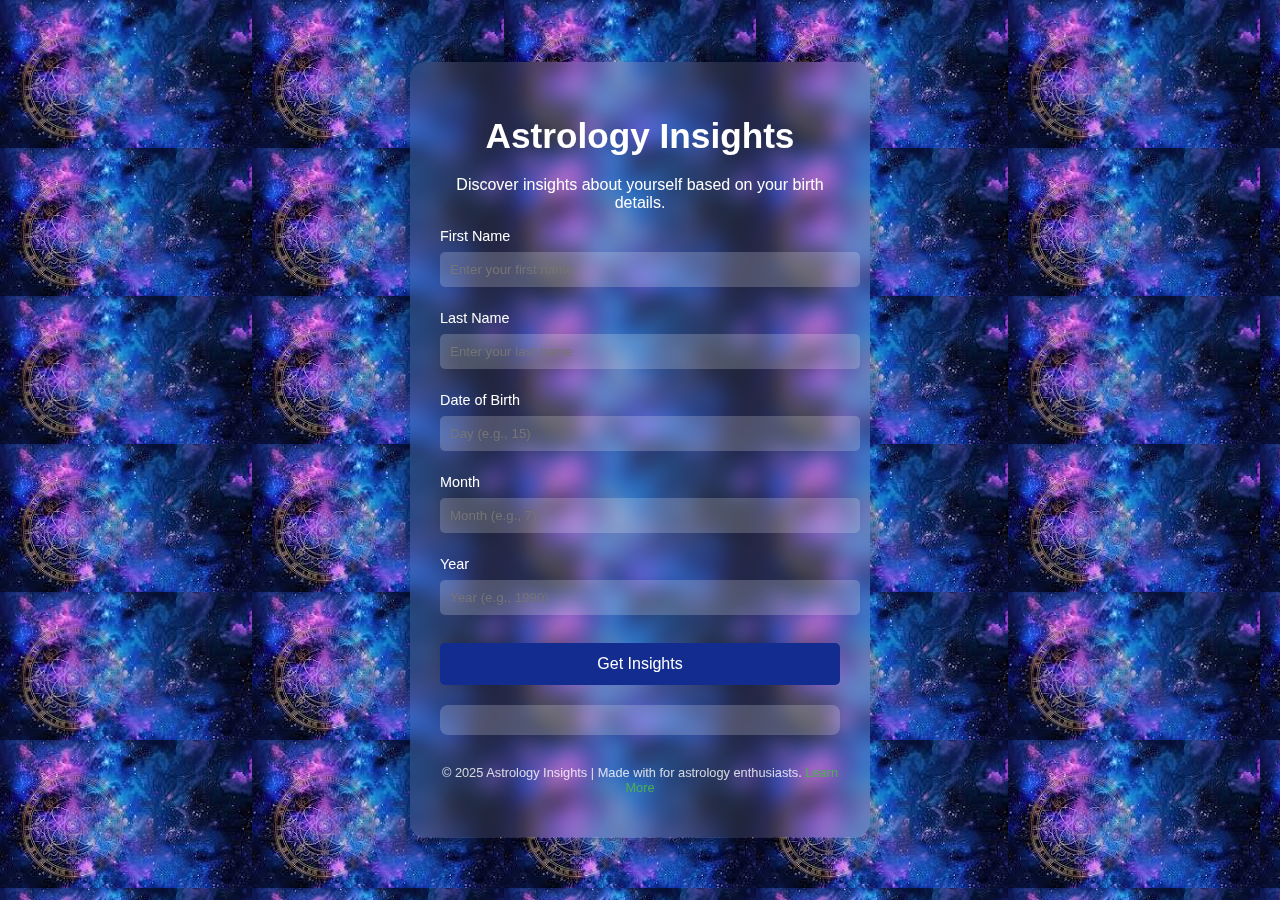
<file: MiniProject/astrology/index.html>
<!DOCTYPE html>
<html lang="en">
<head>
    <meta charset="UTF-8">
    <meta name="viewport" content="width=device-width, initial-scale=1.0">
    <title>Astrology Insights</title>
    <link rel="stylesheet" href="./style.css">
</head>
<body>
    <div class="container">
        <h1><i class="fas fa-star"></i> Astrology Insights</h1>
        <p>Discover insights about yourself based on your birth details.</p>
        <form id="astrologyForm">
            <label for="firstName">First Name</label>
            <input type="text" id="firstName" placeholder="Enter your first name" required>

            <label for="lastName">Last Name</label>
            <input type="text" id="lastName" placeholder="Enter your last name" required>

            <label for="dob">Date of Birth</label>
            <input type="number" id="dob" placeholder="Day (e.g., 15)" required min="1" max="31">

            <label for="month">Month</label>
            <input type="number" id="month" placeholder="Month (e.g., 7)" required min="1" max="12">

            <label for="year">Year</label>
            <input type="number" id="year" placeholder="Year (e.g., 1990)" required>

            <button type="submit">Get Insights</button>
        </form>
        <div class="result" id="result"></div>
        <div class="footer">
            <p>&copy; 2025 Astrology Insights | Made with <i class="fas fa-heart"></i> for astrology enthusiasts. <a href="#">Learn More</a></p>
        </div>
    </div>

    <script src="./script.js"></script>
</body>
</html>
</file>
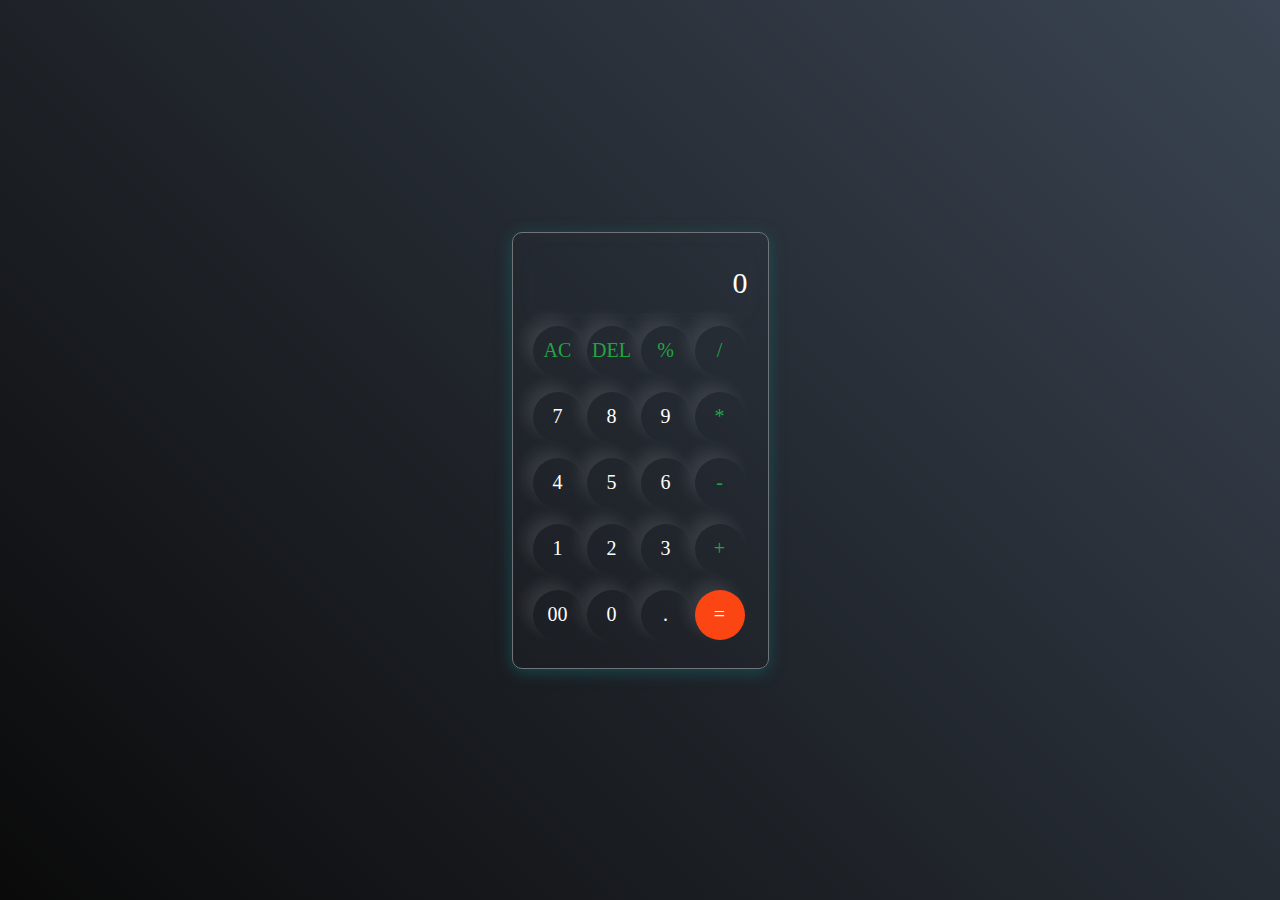
<file: MiniProject/calculator/index.html>
<!DOCTYPE html>
<html lang="en">
<head>
    <meta charset="UTF-8">
    <meta name="viewport" content="width=device-width, initial-scale=1.0">
    <title>Document</title>
    <link rel="stylesheet" href="./style.css">
</head>
<body>
    <div class="calculator">
        <input type="text" id="input" placeholder="0">
        <div class="row1">
          <button class="box operator">AC</button>
          <button class="box operator">DEL</button>
          <button class="box operator">%</button>
          <button class="box operator">/</button>
        </div>
        <div class="row2">
            <button class="box">7</button>
            <button class="box">8</button>
            <button class="box">9</button>
            <button class="box operator">*</button>
        </div>
        <div class="row3">
            <button class="box">4</button>
            <button class="box">5</button>
            <button class="box">6</button>
            <button class="box operator">-</button>
        </div>
        <div class="row4">
            <button class="box">1</button>
            <button class="box">2</button>
            <button class="box">3</button>
            <button class="box operator ">+</button>
        </div>
        <div class="row5">
            <button class="box">00</button>
            <button class="box">0</button>
            <button class="box">.</button>
            <button class="box" id="lastbox">=</button>
        </div>
    </div>
    <script src="./script.js"></script>
</body>
</html>
</file>
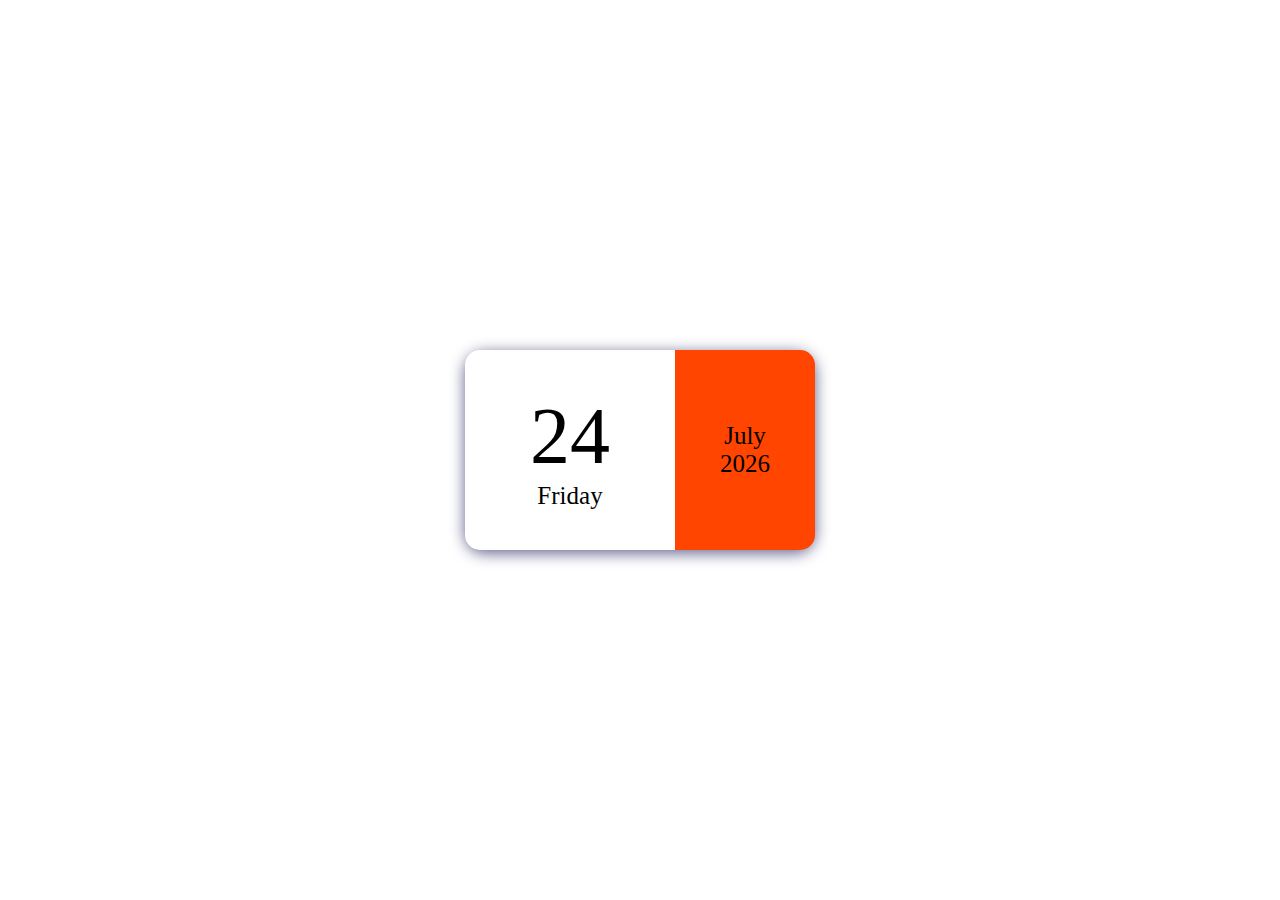
<file: MiniProject/calendar/index.html>
<!DOCTYPE html>
<html lang="en">
<head>
    <meta charset="UTF-8">
    <meta name="viewport" content="width=device-width, initial-scale=1.0">
    <title>CALENDAR</title>
    <link rel="stylesheet" href="./style.css">
</head>
<body>
    <div class="calender">
        <div class="left">
            <p id="date">12</p>
            <p id="day">Friday</p>
        </div>
        <div class="right">
            <p id="month">April</p>
            <p id="year">2024</p>
        </div>
    </div>
    <script src="./script.js"></script>
</body>
</html>
</file>
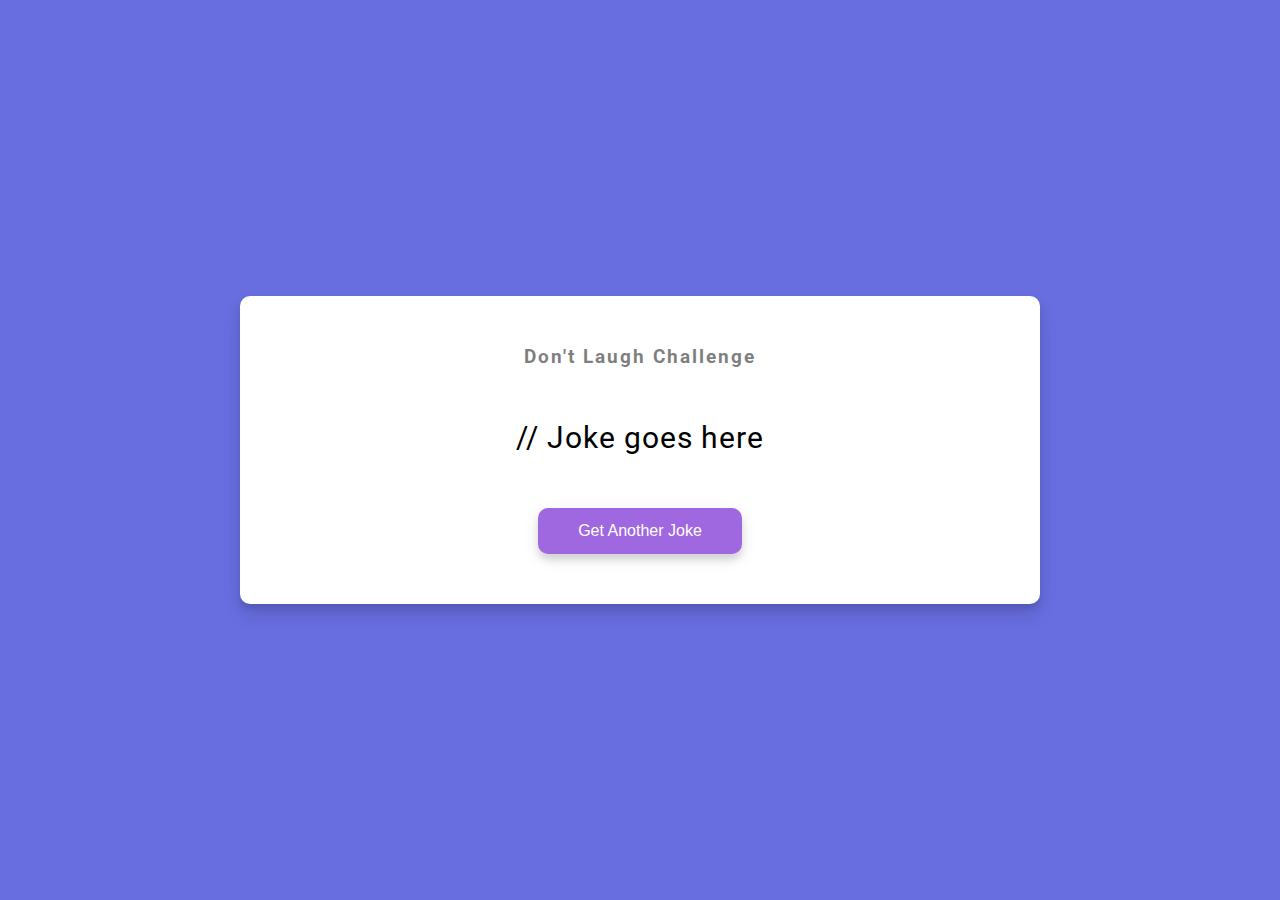
<file: MiniProject/dadjokes/index.html>
<!DOCTYPE html>
<html lang="en">
  <head>
    <meta charset="UTF-8" />
    <meta name="viewport" content="width=device-width, initial-scale=1.0" />
    <link rel="stylesheet" href="style.css" />
    <title>Dad Jokes</title>
  </head>
  <body>
    <div class="container">
      <h3>Don't Laugh Challenge</h3>
      <div id="joke" class="joke">// Joke goes here</div>
      <button id="jokeBtn" class="btn">Get Another Joke</button>
    </div>
    <script src="script.js"></script>
  </body>
</html>
</file>
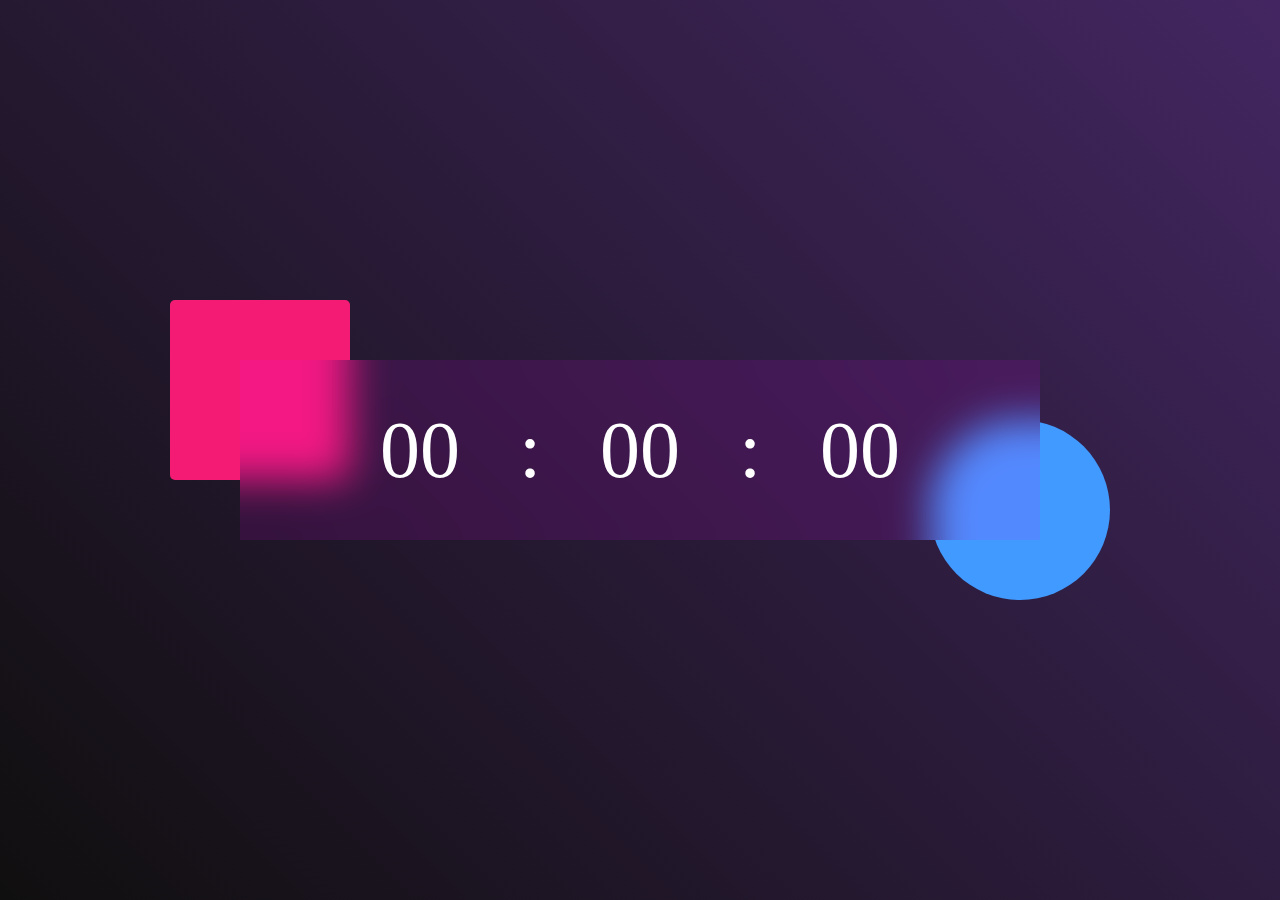
<file: MiniProject/digitalclock/index.html>
<!DOCTYPE html>
<html lang="en">
<head>
    <meta charset="UTF-8">
    <meta name="viewport" content="width=device-width, initial-scale=1.0">
    <title>Digital Clock</title>
    <link rel="stylesheet" href="./style.css">
</head>
<body>
     <div class="container">
          <div class="clock">
               <span id="hours">00</span>
               <span>:</span>
               <span id="minutes">00</span>
               <span>:</span>
               <span id="seconds">00</span>
          </div>
     </div>
    <script src="./script.js"></script>
</body>
</html>
</file>
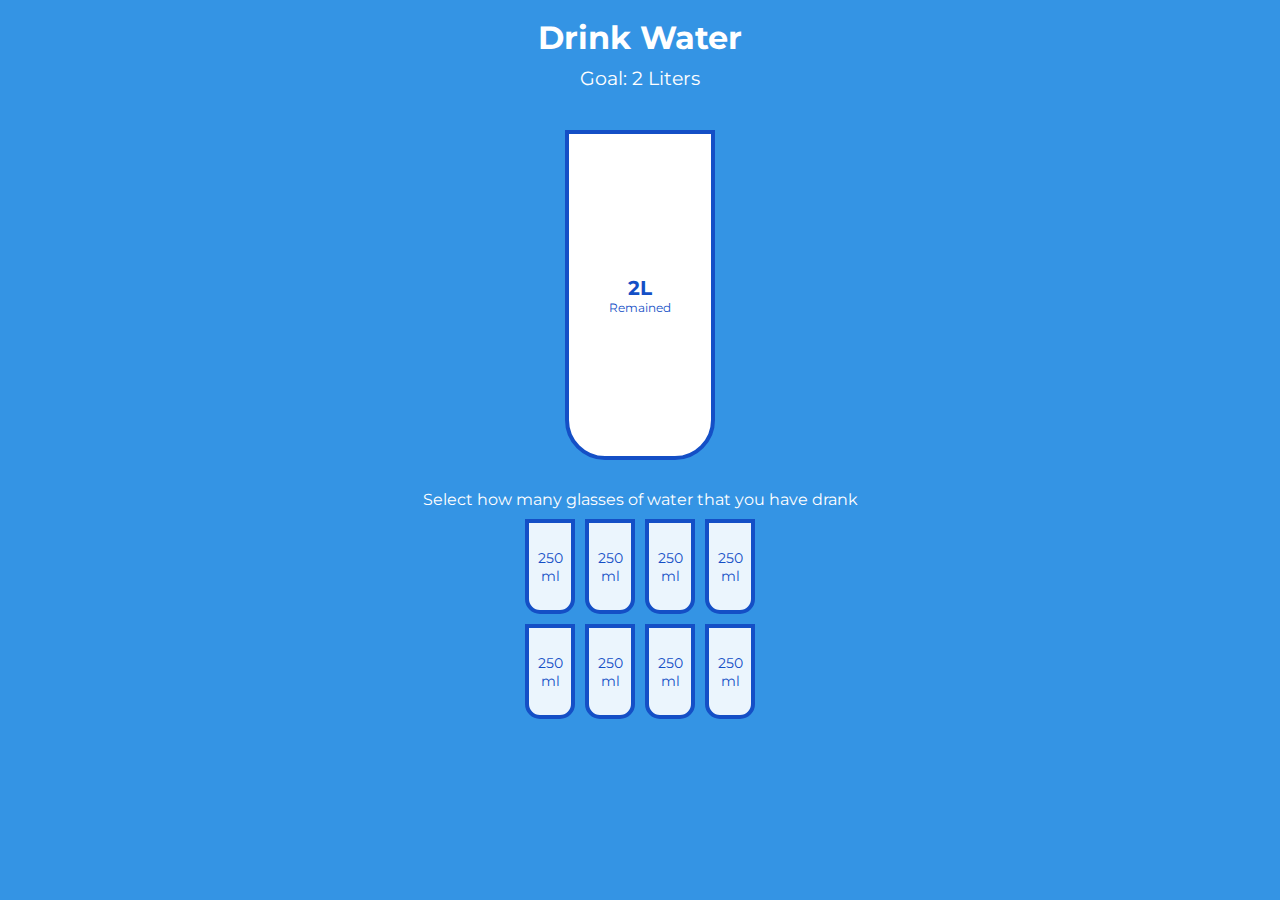
<file: MiniProject/drinkwater/index.html>
<!DOCTYPE html>
<html lang="en">
  <head>
    <meta charset="UTF-8" />
    <meta name="viewport" content="width=device-width, initial-scale=1.0" />
    <link rel="stylesheet" href="style.css" />
    <title>Drink Water</title>
  </head>
  <body>
    <h1>Drink Water</h1>
    <h3>Goal: 2 Liters</h3>

    <div class="cup">
      <div class="remained" id="remained">
        <span id="liters"></span>
        <small>Remained</small>
      </div>

      <div class="percentage" id="percentage"></div>
    </div>

    <p class="text">Select how many glasses of water that you have drank</p>

    <div class="cups">
      <div class="cup cup-small">250 ml</div>
      <div class="cup cup-small">250 ml</div>
      <div class="cup cup-small">250 ml</div>
      <div class="cup cup-small">250 ml</div>
      <div class="cup cup-small">250 ml</div>
      <div class="cup cup-small">250 ml</div>
      <div class="cup cup-small">250 ml</div>
      <div class="cup cup-small">250 ml</div>
    </div>

    <script src="script.js"></script>
  </body>
</html>
</file>
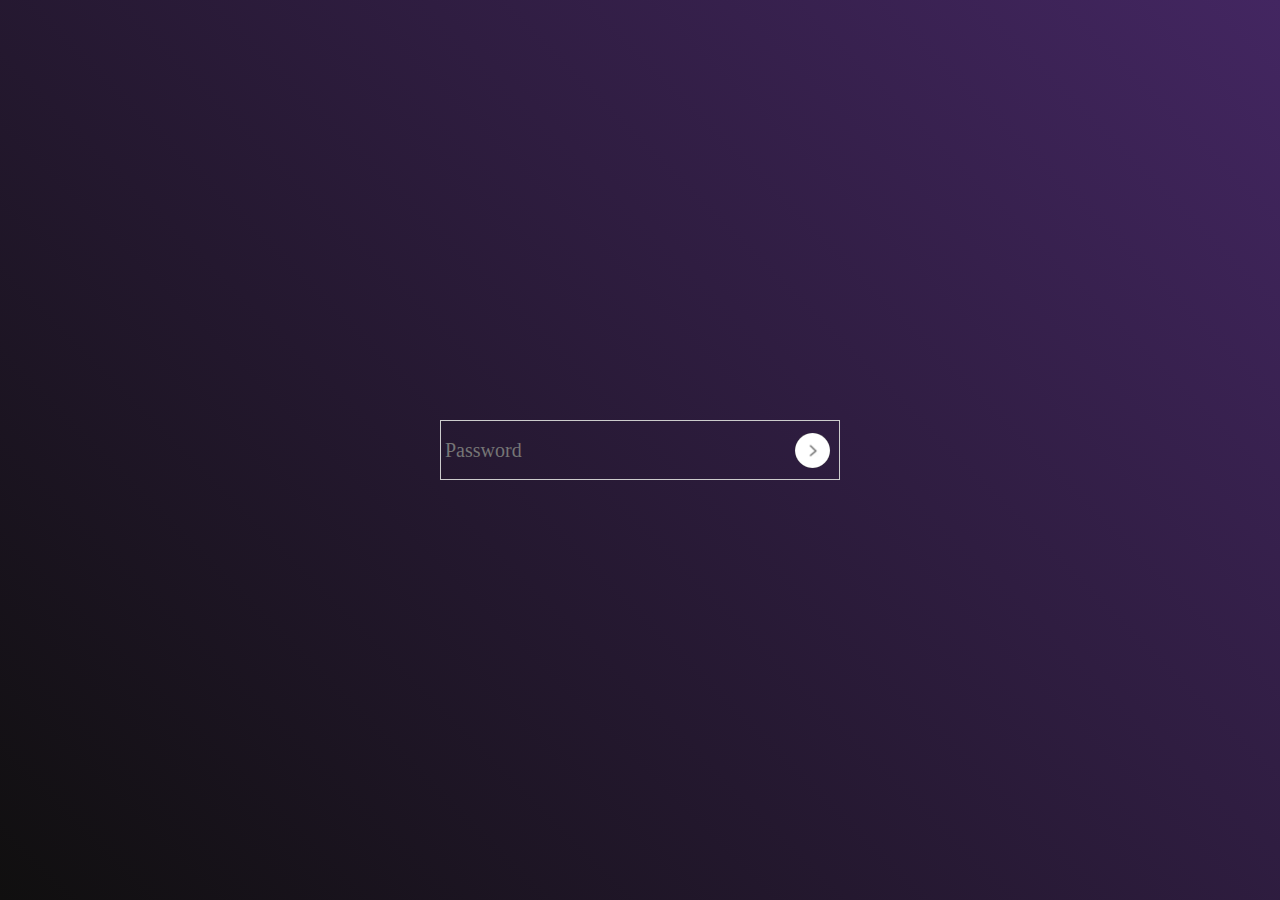
<file: MiniProject/passwordchecker/index.html>
<!DOCTYPE html>
<html lang="en">
<head>
    <meta charset="UTF-8">
    <meta name="viewport" content="width=device-width, initial-scale=1.0">
    <title>PASSWORD CHECKER Strong or Not</title>
    <link rel="stylesheet" href="./style.css">
</head>
<body>
    <div class="container">
        <input type="text" placeholder="Password" id="password">
        <button><img src="./WhatsApp Image 2025-02-12 at 17.05.58_12129f9f.jpg" alt="button"></button>
        <p id="message">Password id :</p>
    </div>
    <script src="./script.js"></script>
</body>
</html>
</file>
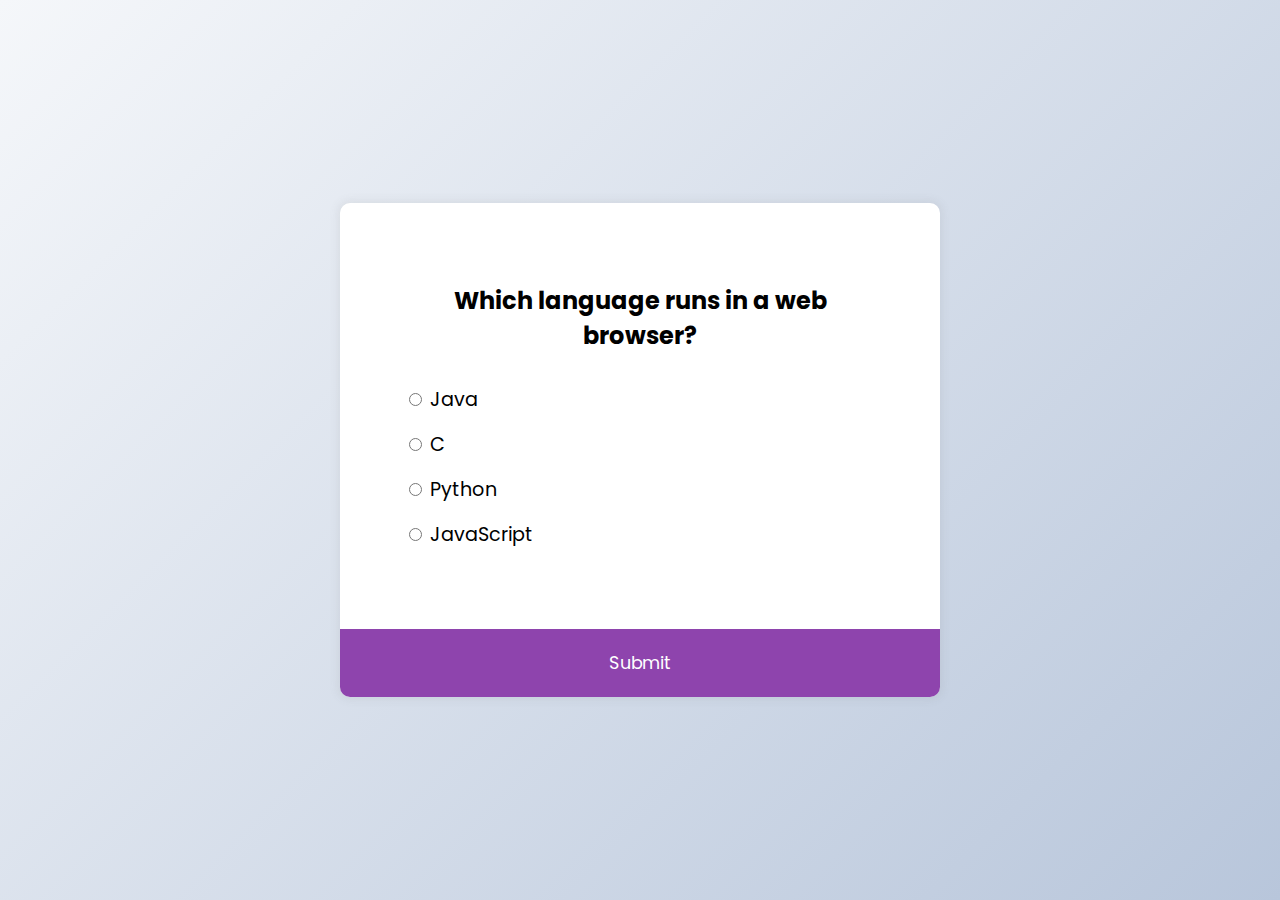
<file: MiniProject/quizapp/index.html>
<!DOCTYPE html>
<html lang="en">
  <head>
    <meta charset="UTF-8" />
    <meta name="viewport" content="width=device-width, initial-scale=1.0" />
    <link rel="stylesheet" href="style.css" />
    <title>Quiz App</title>
  </head>
  <body>
    <div class="quiz-container" id="quiz">
      <div class="quiz-header">
        <h2 id="question">Question text</h2>
        <ul>
          <li>
            <input type="radio" name="answer" id="a" class="answer">
            <label for="a" id="a_text">Question</label>
          </li>

          <li>
            <input type="radio" name="answer" id="b" class="answer">
            <label for="b" id="b_text">Question</label>
          </li>

          <li>
            <input type="radio" name="answer" id="c" class="answer">
            <label for="c" id="c_text">Question</label>
          </li>

          <li>
            <input type="radio" name="answer" id="d" class="answer">
            <label for="d" id="d_text">Question</label>
          </li>
        </ul>
      </div>
      <button id="submit">Submit</button>
    </div>
    <script src="script.js"></script>
  </body>
</html>
</file>
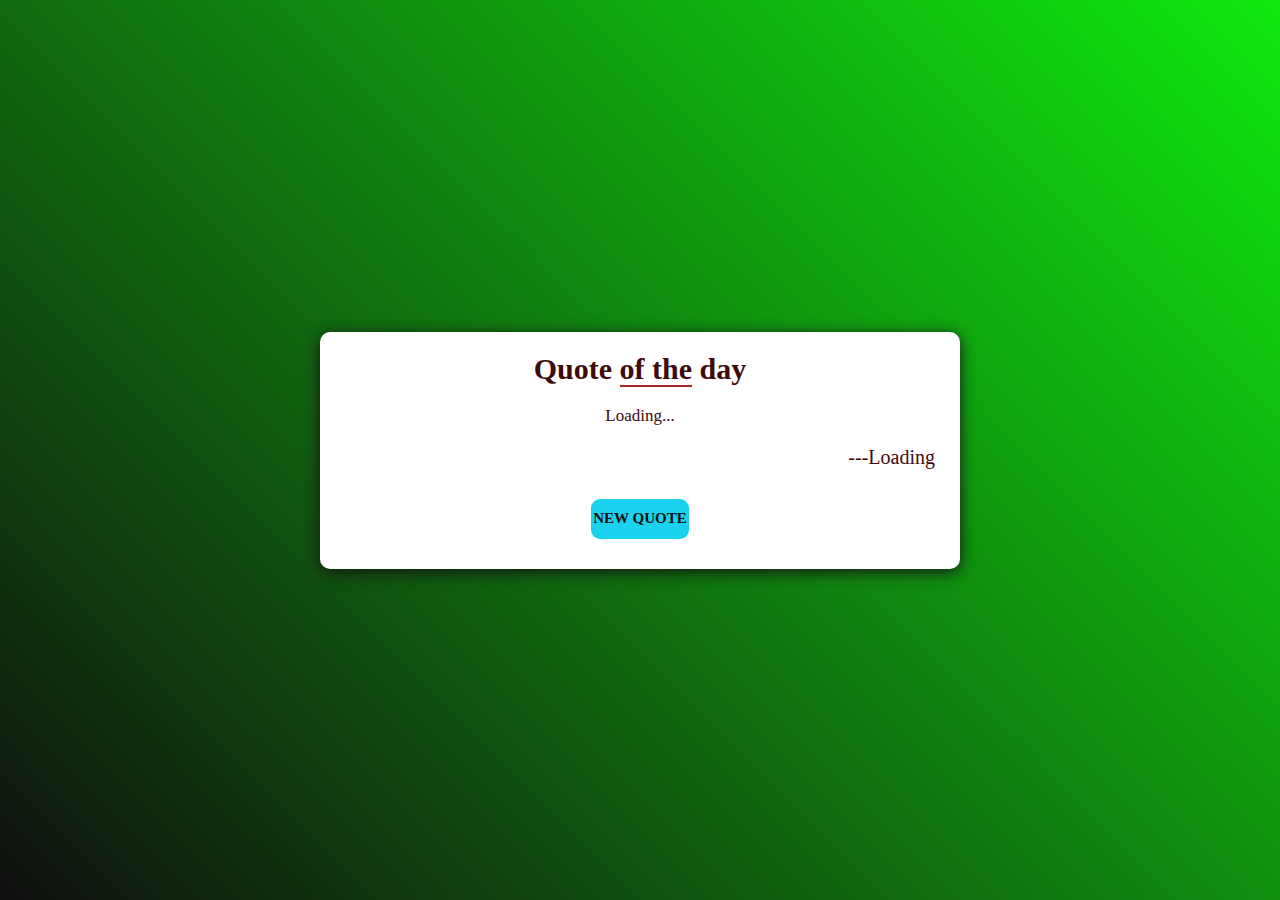
<file: MiniProject/quotegenerator/index.html>
<!DOCTYPE html>
<html lang="en">
<head>
    <meta charset="UTF-8">
    <meta name="viewport" content="width=device-width, initial-scale=1.0">
    <title>QUOTE GENERATOR</title>
    <link rel="stylesheet" href="./style.css">
</head>
<body>
    <div class="container">
        <h2> Quote <span>of the</span> day</h2>
         <p id="one">Loading...</p>
         <p id="two">---Loading</p>
         <div id="button"><button id="butt">NEW QUOTE</button></div>
    </div>
    <script src="./script.js"></script>
</body>
</html>
</file>
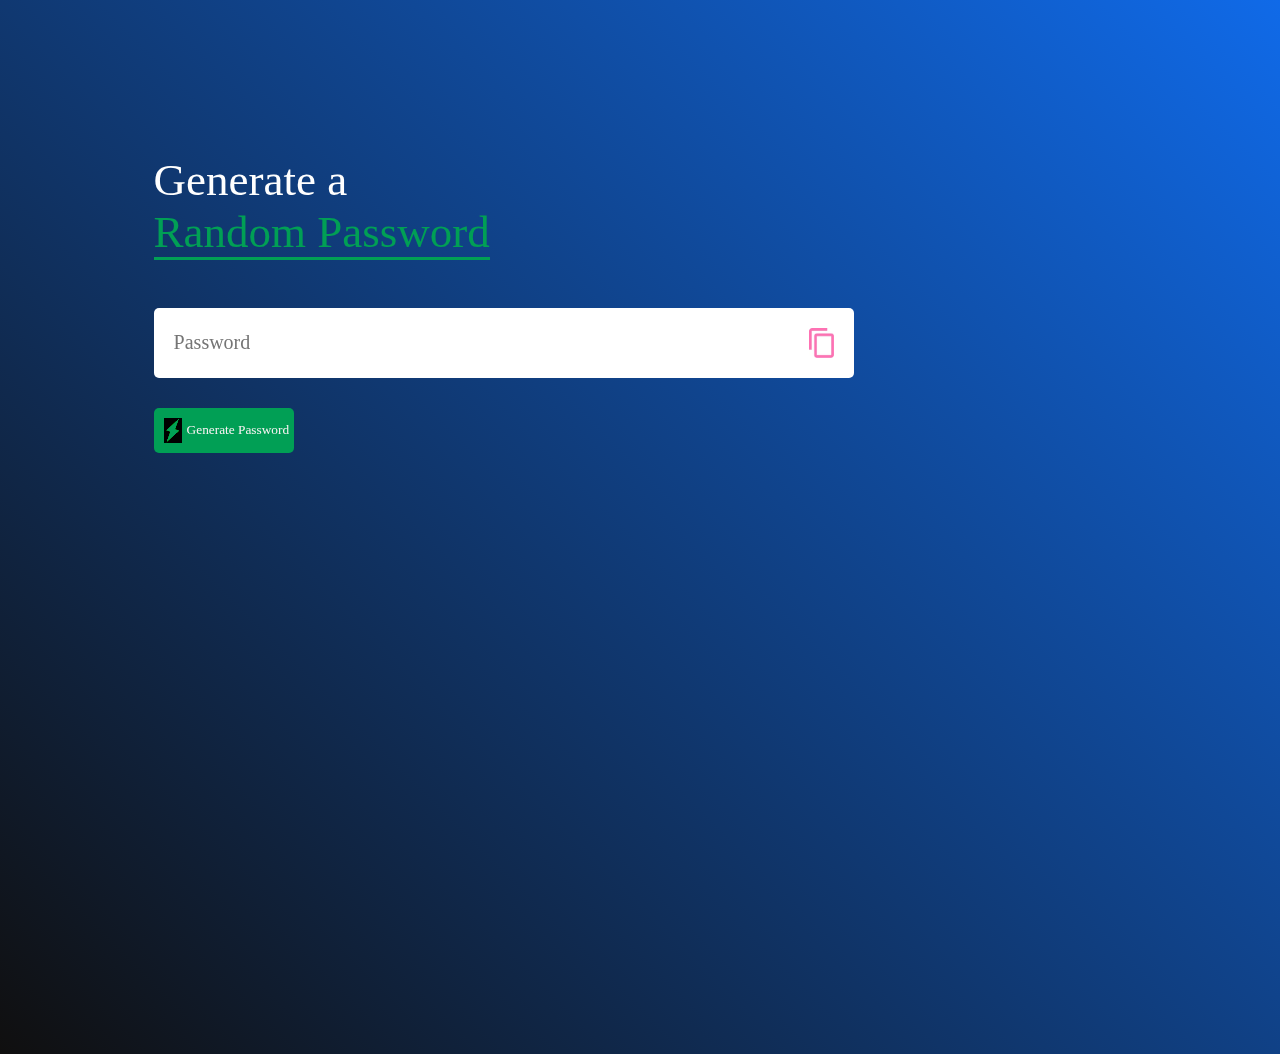
<file: MiniProject/randompassword/index.html>
<!DOCTYPE html>
<html lang="en">
<head>
    <meta charset="UTF-8">
    <meta name="viewport" content="width=device-width, initial-scale=1.0">
    <title>RANDOM PASSWORD</title>
    <link rel="stylesheet" href="./style.css">
</head>
<body>
    <div class="container">
        <h1>Generate a <br><span>Random Password</span></h1>
        <div class="inputfield">
            <input type="text" name="password" id="pass" placeholder="Password">
            <img src="./WhatsApp Image 2025-02-12 at 12.02.56_e9956e59.jpg" id="copyicon" alt="copyicon" height="20px">
        </div>
        <button id="butt"><img src="./WhatsApp Image 2025-02-12 at 12.02.56_f4ee7b3e.jpg" alt="blizz">Generate Password</button>
    </div>
    <script src="./script.js"></script>
</body>
</html>
</file>
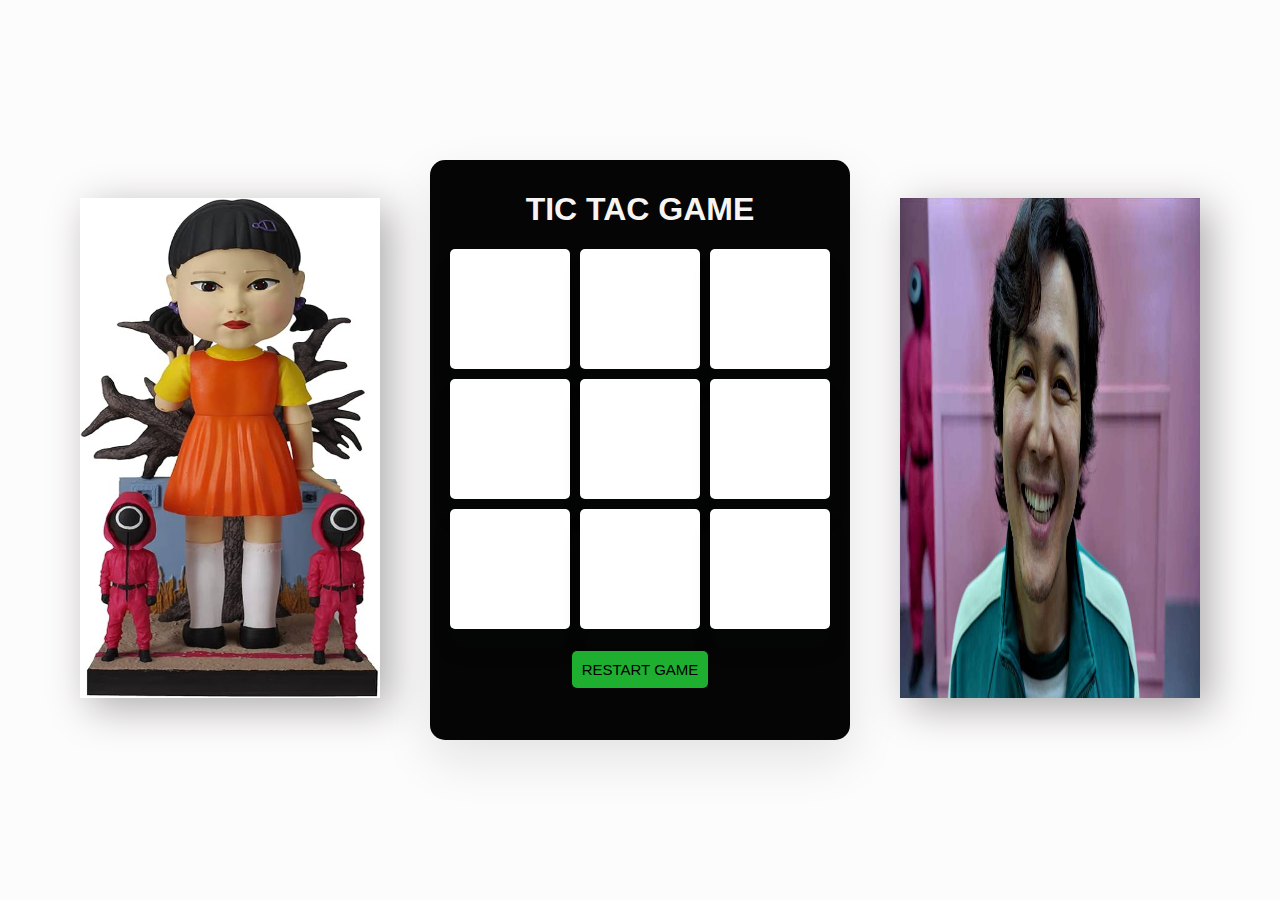
<file: MiniProject/tictacgame/index.html>
<!DOCTYPE html>
<html lang="en">
<head>
    <meta charset="UTF-8">
    <meta name="viewport" content="width=device-width, initial-scale=1.0">
    <title>Document</title>
    <link rel="stylesheet" href="./style.css">
</head>
<body>
    
    <div class="image">
        <img src="./doll.png" alt="">
    </div>

<div class="tictacgame">
    <h1>TIC TAC GAME</h1>
    <div class="board">
        <div id="0" class="box"></div>
        <div id="1" class="box"></div>
        <div id="2" class="box"></div>
        <div id="3" class="box"></div>
        <div id="4" class="box"></div>
        <div id="5" class="box"></div>
        <div id="6" class="box"></div>
        <div id="7" class="box"></div>
        <div id="8" class="box"></div>
    </div>
    <div class="restartoption" id="reset"><button>RESTART GAME</button></div>
    <div class="result" id="winner"></div>
</div>

  <div class="image">
    <img src="./sung.jpg" alt="" >
  </div>
    <script src="./script.js"></script>
</body>
</html>
</file>
<file: MiniProject/astrology/style.css>
body {
    font-family: 'Segoe UI', Tahoma, Geneva, Verdana, sans-serif;
    /* background: linear-gradient(to bottom, #44b966, #063890); */
    margin: 0;
    color: #fff;
    display: flex;
    justify-content: center;
    align-items: center;
    min-height: 100vh;
    /* background-repeat: no-repeat;
    background-size: cover; */
    background-image: url("[data-uri]") ;
}
.container {
    background: rgba(255, 255, 255, 0.1);
    padding: 30px;
    border-radius: 15px;
    backdrop-filter: blur(10px);
    box-shadow: 0 8px 16px rgba(0, 0, 0, 0.2);
    max-width: 400px;
    width: 100%;
    text-align: center;
}
.container h1 {
    font-size: 2.2rem;
    margin-bottom: 20px;
}
.container label {
    font-size: 0.9rem;
    margin-top: 15px;
    display: block;
    text-align: left;
}
.container input {
    width: 100%;
    padding: 10px;
    margin: 8px 0;
    border: none;
    border-radius: 5px;
    background: rgba(255, 255, 255, 0.2);
    color: #fff;
}
.container button {
    width: 100%;
    padding: 12px;
    margin-top: 20px;
    border: none;
    border-radius: 5px;
    background-color: #122d8f;
    color: white;
    font-size: 1rem;
    cursor: pointer;
    transition: background-color 0.3s;
}
.container button:hover {
    background-color: #45a049;
}
.result {
    margin-top: 20px;
    padding: 15px;
    background: rgba(255, 255, 255, 0.2);
    border-radius: 8px;
}
.footer {
    margin-top: 30px;
    font-size: 0.8rem;
    color: rgba(255, 255, 255, 0.8);
}
.footer a {
    color: #4caf50;
    text-decoration: none;
}
</file>
<file: MiniProject/calculator/style.css>
*{
    margin: 0;
    padding: 0;
    box-sizing: border-box;
    font-family: cursive;
}

body{
    height: 100vh;
    width: 100%;
    display: flex;
    justify-content: center;
    align-items: center;
    background: linear-gradient(45deg,#0a0a0a,#3a4452);
}

.calculator{ 
     border: 1px solid #717377;
     padding: 20px;
     border-radius: 10px;
     box-shadow: 0px 3px 15px rgba(13,115,119,0.5);
}

input{
    cursor: pointer;
    text-align: right;
    width: 215px;
    height: 60px;
    border: none;
    border-radius: 10px;
    margin-bottom: 5px;
    background: transparent;
    box-shadow: 0px 3px 15px rgba(84,84,84,0.1);
    font-size: 30px;
    color: white;
}

input::placeholder{
    color: white;
    font-size: 30px;
}

button{
    border: none;
    font-size: 20px;
    width: 50px;
    height: 50px;
    border-radius: 50%;
    margin-top: 8px;
    margin-bottom: 8px;
    text-align: center;
    font-weight: 400;
    background: transparent;
    color: white;
    box-shadow: -8px -8px 15px rgba(255,255,255,0.1);
}  
#lastbox{
    background-color: #fb4614;
}

.operator{
    color: rgb(33, 165, 66);
}
</file>
<file: MiniProject/calendar/style.css>
*{
    margin: 0;
    padding: 0;
    box-sizing: border-box;
    font-family: cursive;
}

body{
    height: 100vh;
    width: 100%;
    display: flex;
    justify-content: center;
    align-items: center;
    /* background: linear-gradient(45deg,#0a0a0a,#3a4452); */
    background-color: white;

}
.calender{
    width: 350px;
    height: 200px;
    border-radius: 20px;
    display: flex;
    flex-direction: row;
    box-shadow: 0px 3px 15px rgb(94, 94, 139); 
}
.left{
    width: 210px;
    height: 200px;
    border: none;
    border-top-left-radius: 15px;
    border-bottom-left-radius: 15px;
    background-color: white;
    display: flex;
    flex-direction: column;
    justify-content: center;
    align-items: center;
    font-size: 25px;
}
.right{
    width: 140px;
    height: 200px;
    border: none;
    border-top-right-radius: 15px;
    border-bottom-right-radius: 15px;
    background-color: orangered;
    display: flex;
    flex-direction: column;
    justify-content: center;
    align-items: center;
    font-size: 25px; 
}

#date{
    font-size: 80px;
}
</file>
<file: MiniProject/dadjokes/style.css>
@import url('https://fonts.googleapis.com/css2?family=Roboto:wght@400;700&display=swap');

* {
  box-sizing: border-box;
}

body {
  background-color: #686de0;
  font-family: 'Roboto', sans-serif;
  display: flex;
  flex-direction: column;
  align-items: center;
  justify-content: center;
  height: 100vh;
  overflow: hidden;
  margin: 0;
  padding: 20px;
}

.container {
  background-color: #fff;
  border-radius: 10px;
  box-shadow: 0 10px 20px rgba(0, 0, 0, 0.1), 0 6px 6px rgba(0, 0, 0, 0.1);
  padding: 50px 20px;
  text-align: center;
  max-width: 100%;
  width: 800px;
}

h3 {
  margin: 0;
  opacity: 0.5;
  letter-spacing: 2px;
}

.joke {
  font-size: 30px;
  letter-spacing: 1px;
  line-height: 40px;
  margin: 50px auto;
  max-width: 600px;
}

.btn {
  background-color: #9f68e0;
  color: #fff;
  border: 0;
  border-radius: 10px;
  box-shadow: 0 5px 15px rgba(0, 0, 0, 0.1), 0 6px 6px rgba(0, 0, 0, 0.1);
  padding: 14px 40px;
  font-size: 16px;
  cursor: pointer;
}

.btn:active {
  transform: scale(0.98);
}

.btn:focus {
  outline: 0;
}
</file>
<file: MiniProject/digitalclock/style.css>
*{
    margin: 0;
    padding: 0;
    box-sizing: border-box;
    font-family: cursive;
}

body{
    height: 100vh;
    width: 100%;
    background: linear-gradient(45deg,#100f0f,#432661);
    color: white;
    display: flex;
    flex-direction: row;
    justify-content: center;
    align-items: center;
}
.container{
    /* width: 60%;
    height: 30%; */
    width: 800px;
    height: 180px;
    position: relative;
}

.clock{
    width: 100%;
    height: 100%;
    display: flex;
    justify-content: center;
    align-items: center;
    background: rgba(235,0,255,0.11);
    backdrop-filter: blur(20px);
}

.container::before{
    content: "";
    height: 180px;
    width: 180px;
    background: #f41b75;
    border-radius: 5px;
    position: absolute;
    top:-60px;
    left: -70px;
    z-index: -1;
}


.container::after{
    content: "";
    height: 180px;
    width: 180px;
    background: #419aff;
    border-radius: 50%;
    position: absolute;
    bottom:-60px;
    right: -70px;
    z-index: -1;
}

.clock span{
   width:110px;
   font-size: 80px;
   display: inline-block;
   text-align: center;
}
</file>
<file: MiniProject/drinkwater/style.css>
@import url('https://fonts.googleapis.com/css?family=Montserrat:400,600&display=swap');

:root {
  --border-color: #144fc6;
  --fill-color: #6ab3f8;
}

* {
  box-sizing: border-box;
}

body {
  background-color: #3494e4;
  color: #fff;
  font-family: 'Montserrat', sans-serif;
  display: flex;
  flex-direction: column;
  align-items: center;
  margin-bottom: 40px;
}

h1 {
  margin: 10px 0 0;
}

h3 {
  font-weight: 400;
  margin: 10px 0;
}

.cup {
  background-color: #fff;
  border: 4px solid var(--border-color);
  color: var(--border-color);
  border-radius: 0 0 40px 40px;
  height: 330px;
  width: 150px;
  margin: 30px 0;
  display: flex;
  flex-direction: column;
  overflow: hidden;
}

.cup.cup-small {
  height: 95px;
  width: 50px;
  border-radius: 0 0 15px 15px;
  background-color: rgba(255, 255, 255, 0.9);
  cursor: pointer;
  font-size: 14px;
  align-items: center;
  justify-content: center;
  text-align: center;
  margin: 5px;
  transition: 0.3s ease;
}

.cup.cup-small.full {
  background-color: var(--fill-color);
  color: #fff;
}

.cups {
  display: flex;
  flex-wrap: wrap;
  align-items: center;
  justify-content: center;
  width: 280px;
}

.remained {
  display: flex;
  flex-direction: column;
  align-items: center;
  justify-content: center;
  text-align: center;
  flex: 1;
  transition: 0.3s ease;
}

.remained span {
  font-size: 20px;
  font-weight: bold;
}

.remained small {
  font-size: 12px;
}

.percentage {
  background-color: var(--fill-color);
  display: flex;
  align-items: center;
  justify-content: center;
  font-weight: bold;
  font-size: 30px;
  height: 0;
  transition: 0.3s ease;
}

.text {
  text-align: center;
  margin: 0 0 5px;
}
</file>
<file: MiniProject/passwordchecker/style.css>
*{
    margin: 0;
    padding: 0;
    box-sizing: border-box;
    font-family: cursive;
}
body{
    height: 100vh;
    width: 100%;
    display: flex;
    justify-content: center;
    align-items: center;
    background: linear-gradient(45deg,#100f0f,#432661);
    color: white;
}

.container {
    width:90%;
    max-width:400px ;
    position: relative;
}

.container input{
    width:100%;
    height:60px;
    border: 1px solid #ccc;
    outline: none;
    padding: 4px;
    text-align: left;
    color: white;
    font-size: 20px;
    background: transparent;
}

.container button img{
    height: 35px;
    width: 35px;
    border-radius: 50%;
}

button{
    cursor: pointer;
    height: 35px;
    width: 35px;
    border-radius: 50%;
    border: none;
    outline: 0;
    position: absolute;
    top: 12.5px;
    right: 10px;
}

#message{
    position: absolute;
    bottom:-30px;
    font-size: 15px;
    display: none;
}
</file>
<file: MiniProject/quizapp/style.css>
@import url('https://fonts.googleapis.com/css2?family=Poppins:wght@200;400&display=swap');

* {
  box-sizing: border-box;
}

body {
  background-color: #b8c6db;
  background-image: linear-gradient(315deg, #b8c6db 0%, #f5f7fa 100%);
  font-family: 'Poppins', sans-serif;
  display: flex;
  align-items: center;
  justify-content: center;
  height: 100vh;
  overflow: hidden;
  margin: 0;
}

.quiz-container {
  background-color: #fff;
  border-radius: 10px;
  box-shadow: 0 0 10px 2px rgba(100, 100, 100, 0.1);
  width: 600px;
  overflow: hidden;
}

.quiz-header {
  padding: 4rem;
}

h2 {
  padding: 1rem;
  text-align: center;
  margin: 0;
}

ul {
  list-style-type: none;
  padding: 0;
}

ul li {
  font-size: 1.2rem;
  margin: 1rem 0;
}

ul li label {
  cursor: pointer;
}

button {
  background-color: #8e44ad;
  color: #fff;
  border: none;
  display: block;
  width: 100%;
  cursor: pointer;
  font-size: 1.1rem;
  font-family: inherit;
  padding: 1.3rem;
}

button:hover {
  background-color: #732d91;
}

button:focus {
  outline: none;
  background-color: #5e3370;
}
</file>
<file: MiniProject/quotegenerator/style.css>
*{
    margin: 0;
    padding: 0;
    box-sizing: border-box;
    font-family: cursive;
    color: rgb(62, 11, 11);
}

body{
    height: 100vh;
    width: 100%;
    background: linear-gradient(45deg,#100f0f,#10e810);
    display: flex;
    justify-content: center;
    align-items: center;
}

.container{
    width: 50%;
    /* width: 700px; */
    background-color: white;
    border-radius: 10px;
    box-shadow: 0px 3px 15px rgb(20, 20, 21);
    padding: 20px;
    text-align: center;
}
.container h2{
    font-size: 30px;
    margin-bottom: 20px;
}
span{
    border-bottom: 2px solid brown;
}

#one{
    font-size: 17px;
    margin-bottom: 20px;
}

#two{
    font-size: 20px;
    text-align: end;
    margin-right: 5px;
    margin-bottom: 20px;
}

button{
    cursor: pointer;
    height: 40px;
    margin:10px;
    background-color: #1bd2ee;
    padding: 2px;
    font-size: 15px;
    border: none;
    font-weight: 700;
    color: #100f0f;
    border-radius: 9px;
    overflow: hidden;
    opacity: 1;
}

#button{
    display: flex;
    justify-content: center;
    align-items: center;
}
</file>
<file: MiniProject/randompassword/style.css>
*{
    margin: 0;
    padding: 0;
    box-sizing: border-box;
    font-family: cursive;
    color: white;
}

body{
    height: 100vh;
    width: 100%;
    background: linear-gradient(45deg,#100f0f,#106ae8);
}

.container{
    margin: 12%;
    width: 88%;
    max-width: 700px;
}

.inputfield{
   width: 100%;
   margin-top: 50px;
   margin-bottom: 30px;
   display: flex;
   justify-content:space-between;
   align-items: center;
   background-color: #fff;
   border-radius: 5px;
   padding: 20px;
}
.inputfield input{
    border: 0;
    outline: 0;
    color: black;
    font-size: 20px;
    width:90%;
}
.inputfield img{
    border: none;
    width:25px;
    height: 30px;
    border-radius: 3px;
    filter: brightness(0.9) invert(1);
}
.container h1{
    font-weight: 500;
    font-size: 45px;
}
span{
    color: #019f55;
    border-bottom: 3px solid #019f55;
}
.container button img{
    width:28px;
    padding: 5px;
    mix-blend-mode:color-burn;
}
.container button{
    border: 0;
    outline: 0;
    display: flex;
    justify-content: space-between;
    align-items: center;
    background-color: #019f55 ;
    color: rgb(248, 242, 242);
    border-radius: 5px;
    cursor: pointer;
    padding: 5px;
}
</file>
<file: MiniProject/tictacgame/style.css>
body{
    margin: 0px;
    padding: 0px;
    box-sizing: border-box;
    height: 100vh;
    display: flex;
    justify-content: center;
    align-items: center; 
    font-family: 'Lucida Sans', 'Lucida Sans Regular', 'Lucida Grande', 'Lucida Sans Unicode', Geneva, Verdana, sans-serif;
    background-color: rgb(253, 252, 252);
}

.tictacgame{
    display: flex;
    flex-direction: column;
    justify-content: center;
    align-items: center;
    background-color: rgb(5, 5, 5);
    box-shadow: 0 20px 50px rgba(18, 19, 18, 0.1);
    border-radius: 15px;
    padding: 10px;
    width: 400px;
    min-height: 400px;
}

.board{
    display: grid;
    grid-template-columns: repeat(3,1fr); 
    grid-template-rows: repeat(3,1fr);
    gap: 10px;
}

.box{
    display: flex;
    justify-content: center;
    align-items: center;
    cursor: pointer;
    border-radius: 5px;
    background-color: white;
    height: 120px;
    width: 120px;
    color: #333;
    box-shadow: 0 20px 20px rgba(2,20,20,0.1);
    font-size: 60px;
}

h1{
    text-align: center;
    color: #f7f4f4;
}

.restartoption{
   text-align: center;
   display: flex;
   justify-content: center;
   margin: 20px;
   padding: 2px;
}

button{
    border: none;
    background-color: rgb(30, 175, 49);
    cursor: pointer;
    border-radius: 5px;
    font-size: 15px;
    padding: 10px;
}

.result{
    text-align: center;
    color: rgba(8, 126, 162, 0.885);
    margin: 10px;
}

img{
    height: 500px;
    width: 300px;
    margin-left: 50px;
    margin-right: 50px;
    filter: drop-shadow(10px 10px 20px rgb(173, 171, 171));
}

.box:hover {
    background-color: #ef4949;
}

button:hover {
    background-color: #218838;
}


@media (max-width: 500px) {
    .board {
        grid-template-columns: repeat(3, 100px);
        grid-template-rows: repeat(3, 100px);
    }
    .box {
        width: 100px;
        height: 100px;
    }
    .button{
        font-size: 1rem;
        padding: 10px 15px;
    }

    h1{
        font-size: 2rem;
    }
}
</file>
